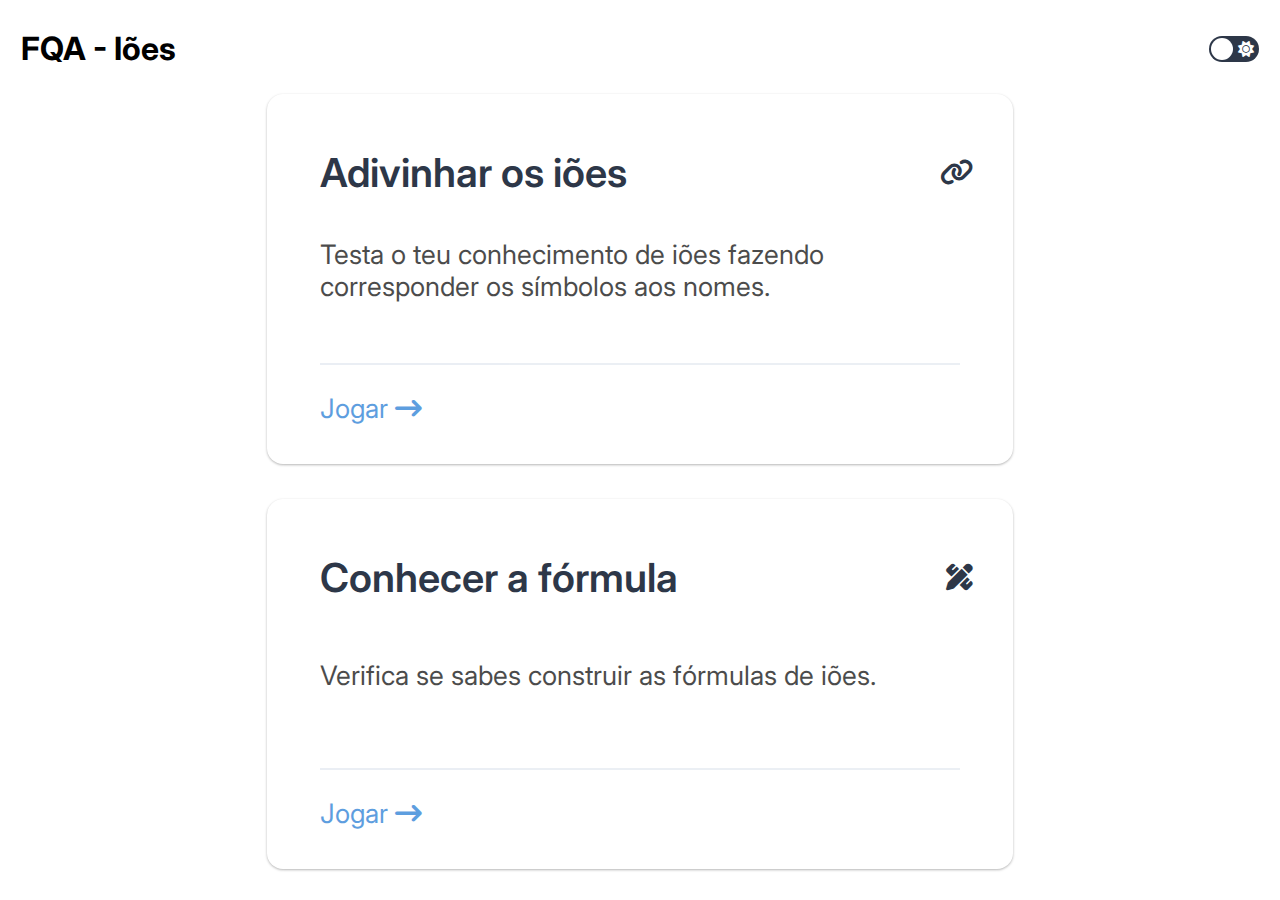
<file: index.html>
<!DOCTYPE html>
<html lang="en">
<head>
    <meta charset="UTF-8">
    <meta http-equiv="X-UA-Compatible" content="IE=edge">
    <meta name="viewport" content="width=device-width, initial-scale=1.0, user-scalable=no">
    <link rel="stylesheet" href="https://cdnjs.cloudflare.com/ajax/libs/font-awesome/6.0.0/css/all.min.css">
    <link rel="preconnect" href="https://fonts.googleapis.com">
    <link rel="preconnect" href="https://fonts.gstatic.com" crossorigin>
    <link href="https://fonts.googleapis.com/css2?family=Roboto&display=swap" rel="stylesheet"> 
    <link href="https://fonts.googleapis.com/css2?family=Inter:wght@400;500&family=Roboto&display=swap" rel="stylesheet"> 
    <link rel="stylesheet" href="style.css">
    
    <title>Ion Teaching</title>
</head>
<body> 
    <div class="container">
        <div class="title">
            <div class="title__content">
                <h1>FQA - Iões</h1>
            </div>
            <div class="title__theme-swapper">
                <input type="checkbox" class="checkbox" id="checkbox">
                <label for="checkbox" class="label">
                    <i class="fa-solid fa-moon"></i>
                    <i class="fa-solid fa-sun"></i>
                    <div class="slider"></div>
                </label>  
            </div>
        </div>
        <div class="selectors">
            <div class="card">
                <div class="title">
                    <div class="title__content">Adivinhar os iões</div>
                    <div class="title__icon"><i class="fa-solid fa-link"></i></div>
                </div>
                <div class="content">
                    Testa o teu conhecimento de iões fazendo corresponder os símbolos aos nomes.
                </div>
                <div class="action">
                    <a href="pages/guess-ion/guess.html">Jogar <i class="fa-solid fa-arrow-right-long"></i></a>
                </div>
            </div>
            <div class="card">
                <div class="title">
                    <div class="title__content">Conhecer a fórmula</div>
                    <div class="title__icon"><i class="fa-solid fa-pen-ruler"></i></div>
                </div>
                <div class="content">
                    Verifica se sabes construir as fórmulas de iões.
                </div>
                <div class="action">
                    <a href="pages/learn-formula.html">Jogar <i class="fa-solid fa-arrow-right-long"></i></a>
                </div>
            </div>
        </div>
    </div>
</body>
<script src="slider.js"></script>
</html>
</file>
<file: style.css>
body {
    background: var(--background-color);
    transition: all var(--transition-time) ease-in-out;
}

h1 {
    font-family: 'Inter', sans-serif;
    color: var(--text-color);
    transition: all var(--transition-time) ease-in-out;
}



.container {
    height: 90vh;
}

.container > .title {
    display: flex;
    justify-content: space-between;
    align-items: center;
    padding-right: 10pt;
    padding-left: 10pt;
}

.label {
    background-color: #2D3748;
    display: flex;
    height: 26px;
    width: 50px;
    border-radius: 50px;
    align-items: center;
    justify-content: space-between;
    padding: 5px;
    position: relative;
    box-sizing: border-box;
}

.checkbox {
    opacity: 0;
    position: absolute;
}



.label > .fa-sun {
    color: white;
}

.label > .fa-moon {
    color: white;
}

.label > .slider{
    background-color: white;
    position: absolute;
    top: 2px;
    left: 2px;
    border-radius: 50%;
    height: 22px;
    width: 22px;
    transition: transform var(--transition-time) ease;
}

.checkbox:checked + .label > .slider{
    transform: translateX(22px);
}

.selectors {
    display:flex;
    flex-wrap: wrap;
    overflow-wrap: break-word;
    justify-content: space-evenly;
    align-items:center;
    width:100%;
    height:100%;
    font-family: 'Inter', sans-serif;
}

.card {
    width: 500pt;
    box-shadow: 0 1px 3px 0 rgba(0, 0, 0, 0.2), 0 1px 2px 0 rgba(0, 0, 0, 0.1);
    background: var(--card-background-color);
    display: flex;
    flex-direction: column;
    justify-content: space-evenly;
    margin-bottom: 20pt;
    border-radius: 12pt;
    border-width: 1pt solid var(--border-color);
    padding: 30pt;
    transition: all var(--transition-time) ease-in-out;
}

.card > .title {
    display: flex;
    justify-content: space-between;
    align-items: center;
    margin-bottom: 15pt;
    padding: 10pt 0pt 0pt 10pt;
}

.card > .title > .title__content {
    color: var(--title-color);
    font-weight: 600;
    font-size: 30pt;
    transition: all var(--transition-time) ease-in-out;
}

.card > .title > .title__icon {
    color: var(--title-color);
    font-weight: 600;
    font-size: 20pt;
    transition: all var(--transition-time) ease-in-out;
}

.card > .content {
    color: var(--text-color);
    font-size: 20pt;
    opacity: 0.7;
    min-height: 60pt;
    margin-bottom: 30pt;
    padding: 10pt;
    display: flex;
    align-items: center;
    transition: all var(--transition-time) ease-in-out;
}

.card > .action {
    border-top: 2pt solid var(--border-color);
    padding: 20pt 0pt 0pt 0pt;
    margin: 0pt 10pt 0pt 10pt;
    font-size: 20pt;
    opacity: 0.7;
    transition: all var(--transition-time) ease-in-out;
}

a {
    color: var(--link-color);
    transition: all var(--transition-time) ease-in-out;
}
a:visited {
    color: var(--link-color);
    transition: all var(--transition-time) ease-in-out;
}
a:hover {
    color:var(--link-hover-color);
}
a:link {
    text-decoration: none;
}

/* Dark Theme Shenanigans */
:root {
    --background-color: white;
    --card-background-color: white;
    --title-color: #2D3748;
    --text-color: black;
    --link-color: #1976d2;
    --link-hover-color: #1976d2;
    --border-color: #E2E8F0;
    --transition-time: 0.3s;

}

html[color-theme = 'light']{
    --background-color: white;
    --card-background-color: white;
    --title-color: #2D3748;
    --text-color: black;
    --link-color: #1976d2;
    --link-hover-color: #1976d2;
    --border-color: #E2E8F0;
    --transition-time: 0.3s;
}

html[color-theme = 'dark']{
    --background-color: #1a202c;
    --card-background-color: #2D3748;
    --title-color: white;
    --text-color: white;
    --link-color: #319795;
    --link-hover-color: #45d3d1;
    --border-color: #E2E8F0;
    --transition-time: 0.3s;
}

/* Responsive layout */
/* Extra small devices (phones, 600px and down) */
 @media only screen and (max-width: 600px) {

    .card {
        width: 200pt;
        margin-bottom: 10pt;
        padding: 25pt 10pt 15pt 10pt;
    }

    .card > .title > .title__content {
        font-size: 20pt;
    }
    
    .card > .title > .title__icon {
        font-size: 12pt;
    }

    .card > .content {
        font-size: 15pt;
        margin-bottom: 10pt;
        padding: 10pt;
    }

    .card > .action {
        padding: 10pt 0pt 0pt 0pt;
        margin: 0pt 10pt 0pt 10pt;
        font-size: 15pt;
    }
 }
</file>
